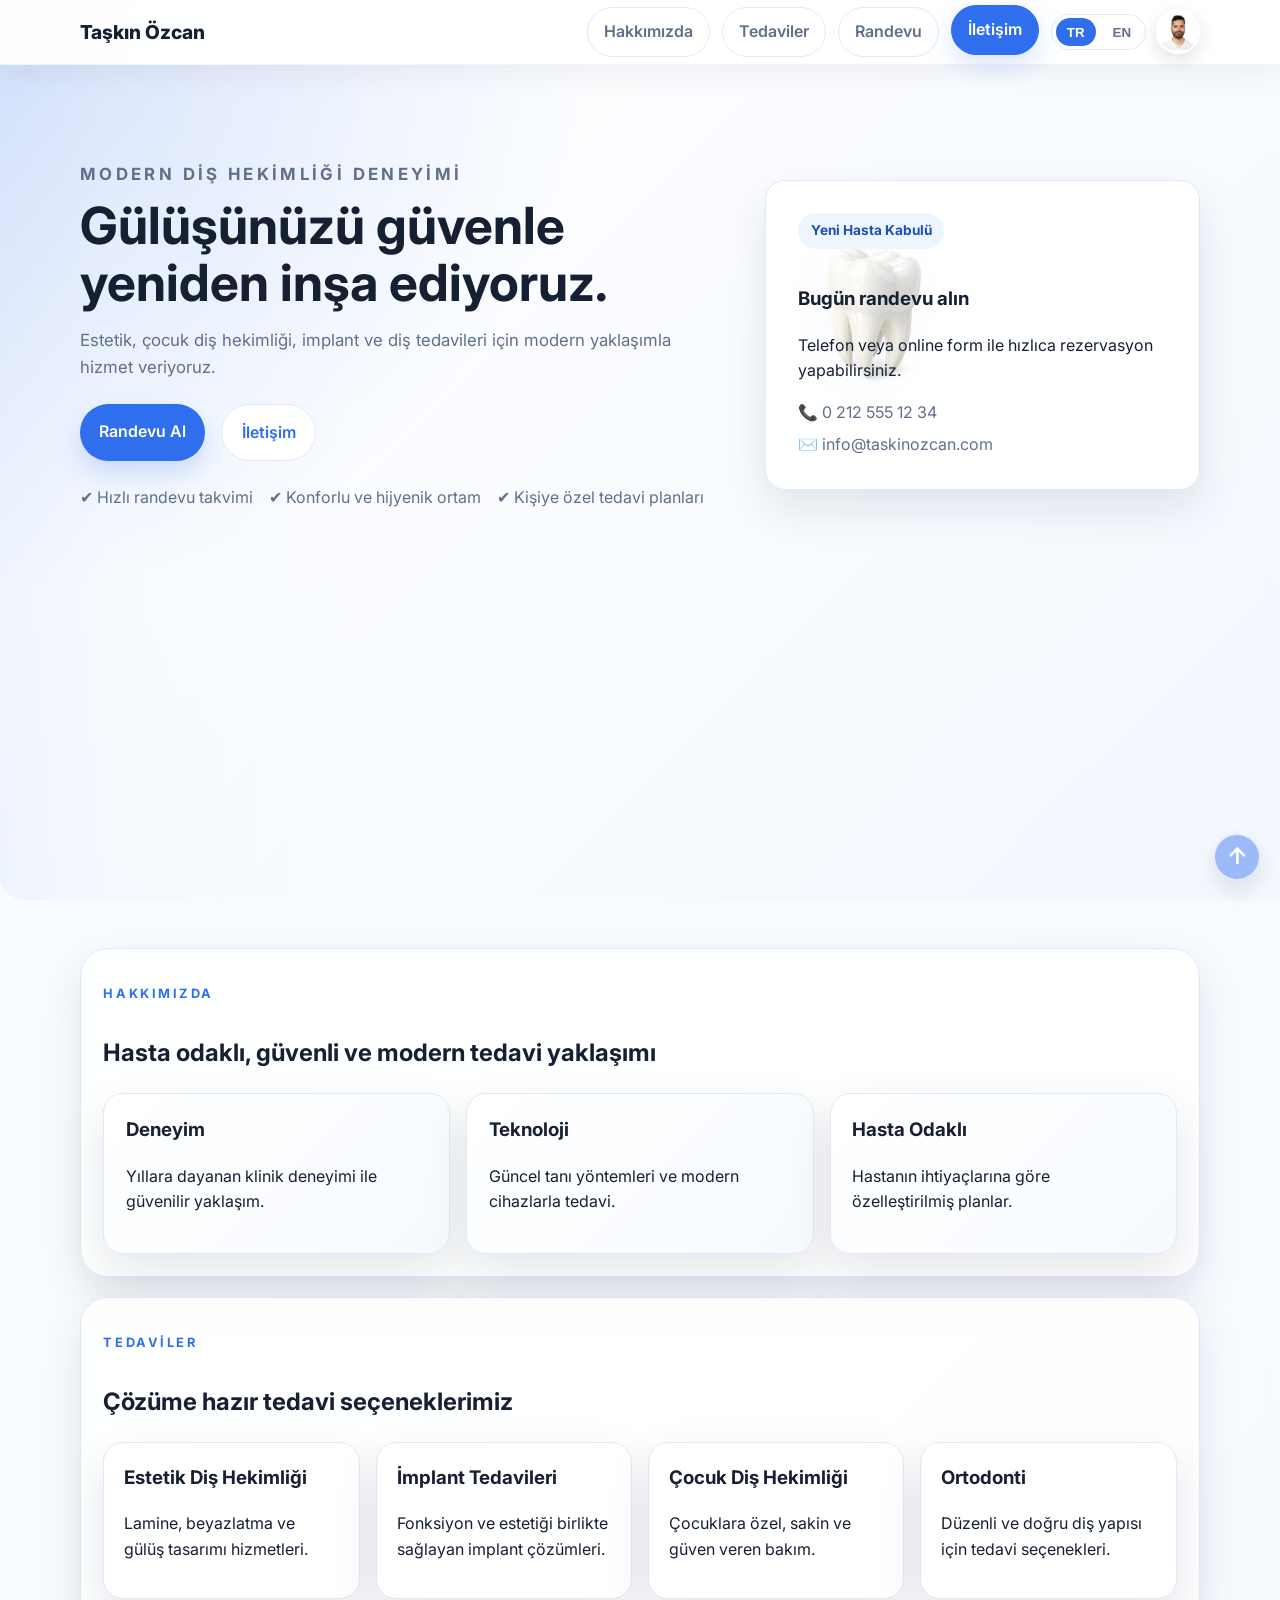
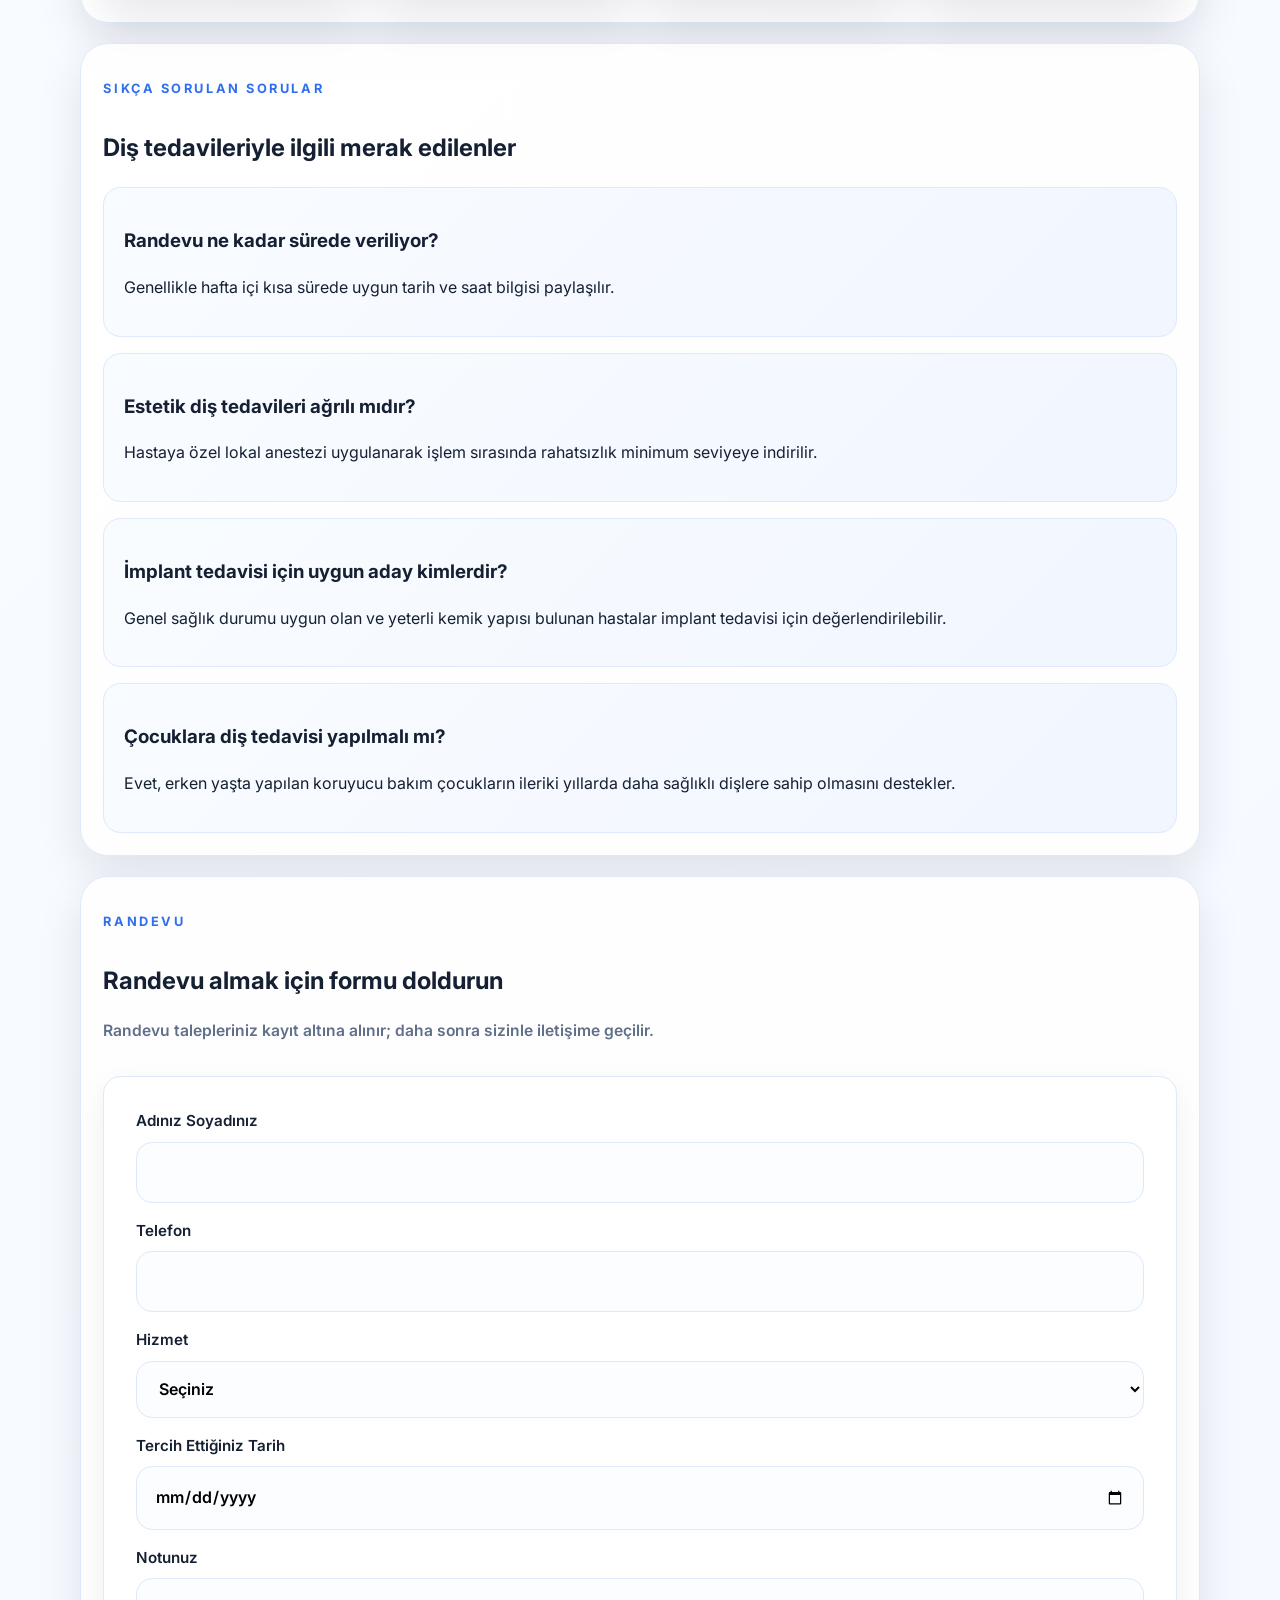
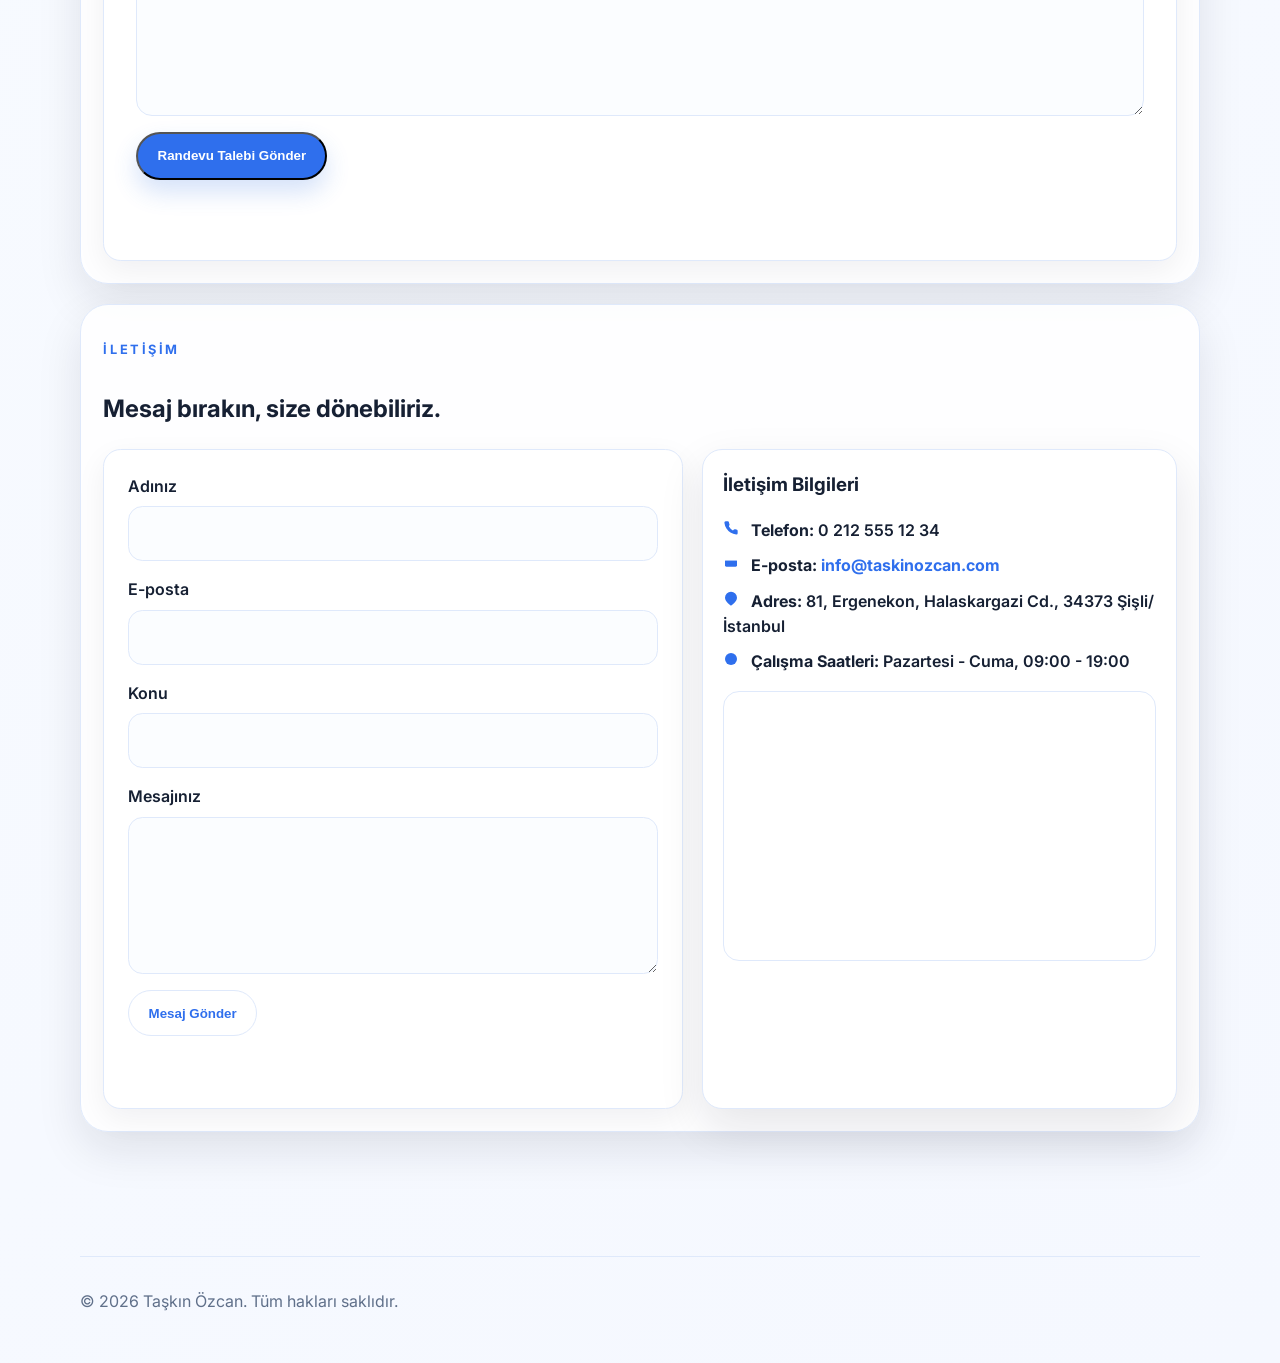
<file: index.html>
<!DOCTYPE html>
<html lang="tr">
  <head>
    <meta charset="UTF-8" />
    <meta name="viewport" content="width=device-width, initial-scale=1.0" />
    <meta
      name="description"
      content="Taşkın Özcan Diş Kliniği için modern ve kullanıcı dostu web sitesi."
    />
    <title>Taşkın Özcan | Diş Kliniği</title>
    <link rel="preconnect" href="https://fonts.googleapis.com" />
    <link rel="preconnect" href="https://fonts.gstatic.com" crossorigin />
    <link
      href="https://fonts.googleapis.com/css2?family=Inter:wght@400;500;600;700;800&display=swap"
      rel="stylesheet"
    />
    <link rel="stylesheet" href="styles.css" />
    <script src="script.js" defer></script>
  </head>
  <body>
    <header class="hero" id="top">
      <nav class="navbar">
        <div class="container nav-inner">
          <a href="#top" class="brand">Taşkın Özcan</a>
          <button class="menu-toggle" type="button" aria-expanded="false" aria-controls="primary-navigation" aria-label="Menüyü aç">
            <span></span><span></span><span></span>
          </button>
          <div class="nav-actions" id="primary-navigation">
            <div class="nav-links">
              <a href="#hakkimizda" class="nav-link">Hakkımızda</a>
              <a href="#hizmetler" class="nav-link">Tedaviler</a>
              <a href="#randevu" class="nav-link">Randevu</a>
              <a href="#iletisim" class="nav-link">İletişim</a>
            </div>
            <div class="nav-tools">
              <div class="lang-switcher" aria-label="Dil seçici">
                <button class="lang-btn active" type="button">TR</button>
                <button class="lang-btn" type="button">EN</button>
              </div>
              <div class="avatar-wrapper">
                <img src="assets/doctor.jpg" alt="Dr. Taşkın Özcan" class="avatar" />
              </div>
            </div>
          </div>
        </div>
      </nav>

      <section class="hero-content container">
        <div class="hero-copy">
          <p class="eyebrow">Modern Diş Hekimliği Deneyimi</p>
          <h1>Gülüşünüzü güvenle yeniden inşa ediyoruz.</h1>
          <p>
            Estetik, çocuk diş hekimliği, implant ve diş tedavileri için modern
            yaklaşımla hizmet veriyoruz.
          </p>
          <div class="hero-actions">
            <a href="#randevu" class="btn btn-primary">Randevu Al</a>
            <a href="#iletisim" class="btn btn-secondary">İletişim</a>
          </div>
          <ul class="hero-highlights">
            <li>✔ Hızlı randevu takvimi</li>
            <li>✔ Konforlu ve hijyenik ortam</li>
            <li>✔ Kişiye özel tedavi planları</li>
          </ul>
        </div>

        <div class="hero-card" aria-label="klinik bilgileri kartı">
          <div class="hero-card-content">
            <div class="card-badge">Yeni Hasta Kabulü</div>
            <h3>Bugün randevu alın</h3>
            <p>Telefon veya online form ile hızlıca rezervasyon yapabilirsiniz.</p>
            <div class="card-info">
              <span>📞 0 212 555 12 34</span>
              <span>✉️ info@taskinozcan.com</span>
            </div>
          </div>
          <!-- Tooth graphic positioned to the right of the card content -->
          <img class="hero-tooth" src="assets/tooth.png" alt="" aria-hidden="true" />
        </div>
      </section>
    </header>

    <main class="container page-section">
      <section class="content-panel" id="hakkimizda">
        <div class="panel-header">
          <p class="eyebrow">Hakkımızda</p>
          <h2>Hasta odaklı, güvenli ve modern tedavi yaklaşımı</h2>
        </div>
        <div class="page-grid">
          <article class="feature-card">
            <h3>Deneyim</h3>
            <p>Yıllara dayanan klinik deneyimi ile güvenilir yaklaşım.</p>
          </article>
          <article class="feature-card">
            <h3>Teknoloji</h3>
            <p>Güncel tanı yöntemleri ve modern cihazlarla tedavi.</p>
          </article>
          <article class="feature-card">
            <h3>Hasta Odaklı</h3>
            <p>Hastanın ihtiyaçlarına göre özelleştirilmiş planlar.</p>
          </article>
        </div>
      </section>

      <section class="content-panel" id="hizmetler">
        <div class="panel-header">
          <p class="eyebrow">Tedaviler</p>
          <h2>Çözüme hazır tedavi seçeneklerimiz</h2>
        </div>
        <div class="services-grid">
          <article class="service-card">
            <h3>Estetik Diş Hekimliği</h3>
            <p>Lamine, beyazlatma ve gülüş tasarımı hizmetleri.</p>
          </article>
          <article class="service-card">
            <h3>İmplant Tedavileri</h3>
            <p>Fonksiyon ve estetiği birlikte sağlayan implant çözümleri.</p>
          </article>
          <article class="service-card">
            <h3>Çocuk Diş Hekimliği</h3>
            <p>Çocuklara özel, sakin ve güven veren bakım.</p>
          </article>
          <article class="service-card">
            <h3>Ortodonti</h3>
            <p>Düzenli ve doğru diş yapısı için tedavi seçenekleri.</p>
          </article>
        </div>
      </section>

      <section class="content-panel" id="blog">
        <div class="panel-header">
          <p class="eyebrow">Sıkça Sorulan Sorular</p>
          <h2>Diş tedavileriyle ilgili merak edilenler</h2>
        </div>
        <div class="faq-list">
          <article class="faq-item">
            <h3>Randevu ne kadar sürede veriliyor?</h3>
            <p>Genellikle hafta içi kısa sürede uygun tarih ve saat bilgisi paylaşılır.</p>
          </article>
          <article class="faq-item">
            <h3>Estetik diş tedavileri ağrılı mıdır?</h3>
            <p>Hastaya özel lokal anestezi uygulanarak işlem sırasında rahatsızlık minimum seviyeye indirilir.</p>
          </article>
          <article class="faq-item">
            <h3>İmplant tedavisi için uygun aday kimlerdir?</h3>
            <p>Genel sağlık durumu uygun olan ve yeterli kemik yapısı bulunan hastalar implant tedavisi için değerlendirilebilir.</p>
          </article>
          <article class="faq-item">
            <h3>Çocuklara diş tedavisi yapılmalı mı?</h3>
            <p>Evet, erken yaşta yapılan koruyucu bakım çocukların ileriki yıllarda daha sağlıklı dişlere sahip olmasını destekler.</p>
          </article>
        </div>
      </section>

      <section class="content-panel" id="randevu">
        <div class="panel-header">
          <p class="eyebrow">Randevu</p>
          <h2>Randevu almak için formu doldurun</h2>
        </div>
        <div class="form-grid">
          <p class="form-note">Randevu talepleriniz kayıt altına alınır; daha sonra sizinle iletişime geçilir.</p>
          <form id="appointment-form" class="card-form">
            <label>
              Adınız Soyadınız
              <input type="text" name="name" required />
            </label>
            <label>
              Telefon
              <input type="tel" name="phone" required />
            </label>
            <label>
              Hizmet
              <select name="service" required>
                <option value="">Seçiniz</option>
                <option>Estetik Diş Hekimliği</option>
                <option>İmplant</option>
                <option>Çocuk Diş Hekimliği</option>
                <option>Ortodonti</option>
              </select>
            </label>
            <label>
              Tercih Ettiğiniz Tarih
              <input type="date" name="date" required />
            </label>
            <label>
              Notunuz
              <textarea name="note" rows="4"></textarea>
            </label>
            <button type="submit" class="btn btn-primary">Randevu Talebi Gönder</button>
            <p id="appointment-status" class="form-status" aria-live="polite"></p>
          </form>

          
        </div>
      </section>

      <section class="content-panel" id="iletisim">
        <div class="panel-header">
          <p class="eyebrow">İletişim</p>
          <h2>Mesaj bırakın, size dönebiliriz.</h2>
        </div>
        <div class="form-grid">
          <form id="contact-form" class="card-form">
            <label>
              Adınız
              <input type="text" name="name" required />
            </label>
            <label>
              E-posta
              <input type="email" name="email" required />
            </label>
            <label>
              Konu
              <input type="text" name="subject" required />
            </label>
            <label>
              Mesajınız
              <textarea name="message" rows="5" required></textarea>
            </label>
            <button type="submit" class="btn btn-secondary">Mesaj Gönder</button>
            <p id="contact-status" class="form-status" aria-live="polite"></p>
          </form>

          <div class="info-panel">
            <h3>İletişim Bilgileri</h3>
            <p>
              <span class="contact-icon phone" aria-hidden="true">
                <svg viewBox="0 0 24 24" fill="none" xmlns="http://www.w3.org/2000/svg"><path d="M22 16.92v3a2 2 0 0 1-2.18 2 19.86 19.86 0 0 1-8.63-3.07 19.5 19.5 0 0 1-6-6A19.86 19.86 0 0 1 2.08 4.18 2 2 0 0 1 4 2h3a2 2 0 0 1 2 1.72c.12.9.37 1.77.73 2.59a2 2 0 0 1-.45 2.11L8.91 9.91a16 16 0 0 0 6 6l1.49-1.49a2 2 0 0 1 2.11-.45c.82.36 1.69.61 2.59.73A2 2 0 0 1 22 16.92z" stroke="currentColor" stroke-width="1.5" stroke-linecap="round" stroke-linejoin="round"/></svg>
              </span>
              <strong>Telefon:</strong> 0 212 555 12 34
            </p>
            <p>
              <span class="contact-icon email" aria-hidden="true">
                <svg viewBox="0 0 24 24" fill="none" xmlns="http://www.w3.org/2000/svg"><path d="M3 8.5v7a2 2 0 0 0 2 2h14a2 2 0 0 0 2-2v-7" stroke="currentColor" stroke-width="1.5" stroke-linecap="round" stroke-linejoin="round"/><path d="M21 8.5l-9 6-9-6" stroke="currentColor" stroke-width="1.5" stroke-linecap="round" stroke-linejoin="round"/></svg>
              </span>
              <strong>E-posta:</strong>
              <a href="mailto:info@taskinozcan.com">info@taskinozcan.com</a>
            </p>
            <p>
              <span class="contact-icon address" aria-hidden="true">
                <svg viewBox="0 0 24 24" fill="none" xmlns="http://www.w3.org/2000/svg"><path d="M21 10c0 6-9 12-9 12S3 16 3 10a9 9 0 1 1 18 0z" stroke="currentColor" stroke-width="1.5" stroke-linecap="round" stroke-linejoin="round"/><circle cx="12" cy="10" r="2.5" fill="currentColor"/></svg>
              </span>
              <strong>Adres:</strong> 81, Ergenekon, Halaskargazi Cd., 34373 Şişli/İstanbul
            </p>
            <p>
              <span class="contact-icon clock" aria-hidden="true">
                <svg viewBox="0 0 24 24" fill="none" xmlns="http://www.w3.org/2000/svg"><circle cx="12" cy="12" r="9" stroke="currentColor" stroke-width="1.5"/><path d="M12 7v6l4 2" stroke="currentColor" stroke-width="1.5" stroke-linecap="round" stroke-linejoin="round"/></svg>
              </span>
              <strong>Çalışma Saatleri:</strong> Pazartesi - Cuma, 09:00 - 19:00
            </p>
            <div class="map-wrapper">
              <iframe
                src="https://www.google.com/maps?q=81%20Ergenekon%20Halaskargazi%20Cd.%2034373%20%C5%9Ei%C5%9Fli%20%C4%B0stanbul&z=14&output=embed"
                loading="lazy"
                referrerpolicy="no-referrer-when-downgrade"
                allowfullscreen
                title="Kliniğin konumu"
              ></iframe>
            </div>
          </div>
        </div>
      </section>
    </main>

    <footer class="footer">
      <div class="container footer-content">
        <p>© 2026 Taşkın Özcan. Tüm hakları saklıdır.</p>
        <a href="#top" class="back-to-top" aria-label="Sayfanın başına dön" title="Başa dön">↑</a>
      </div>
    </footer>
  </body>
</html>
</file>
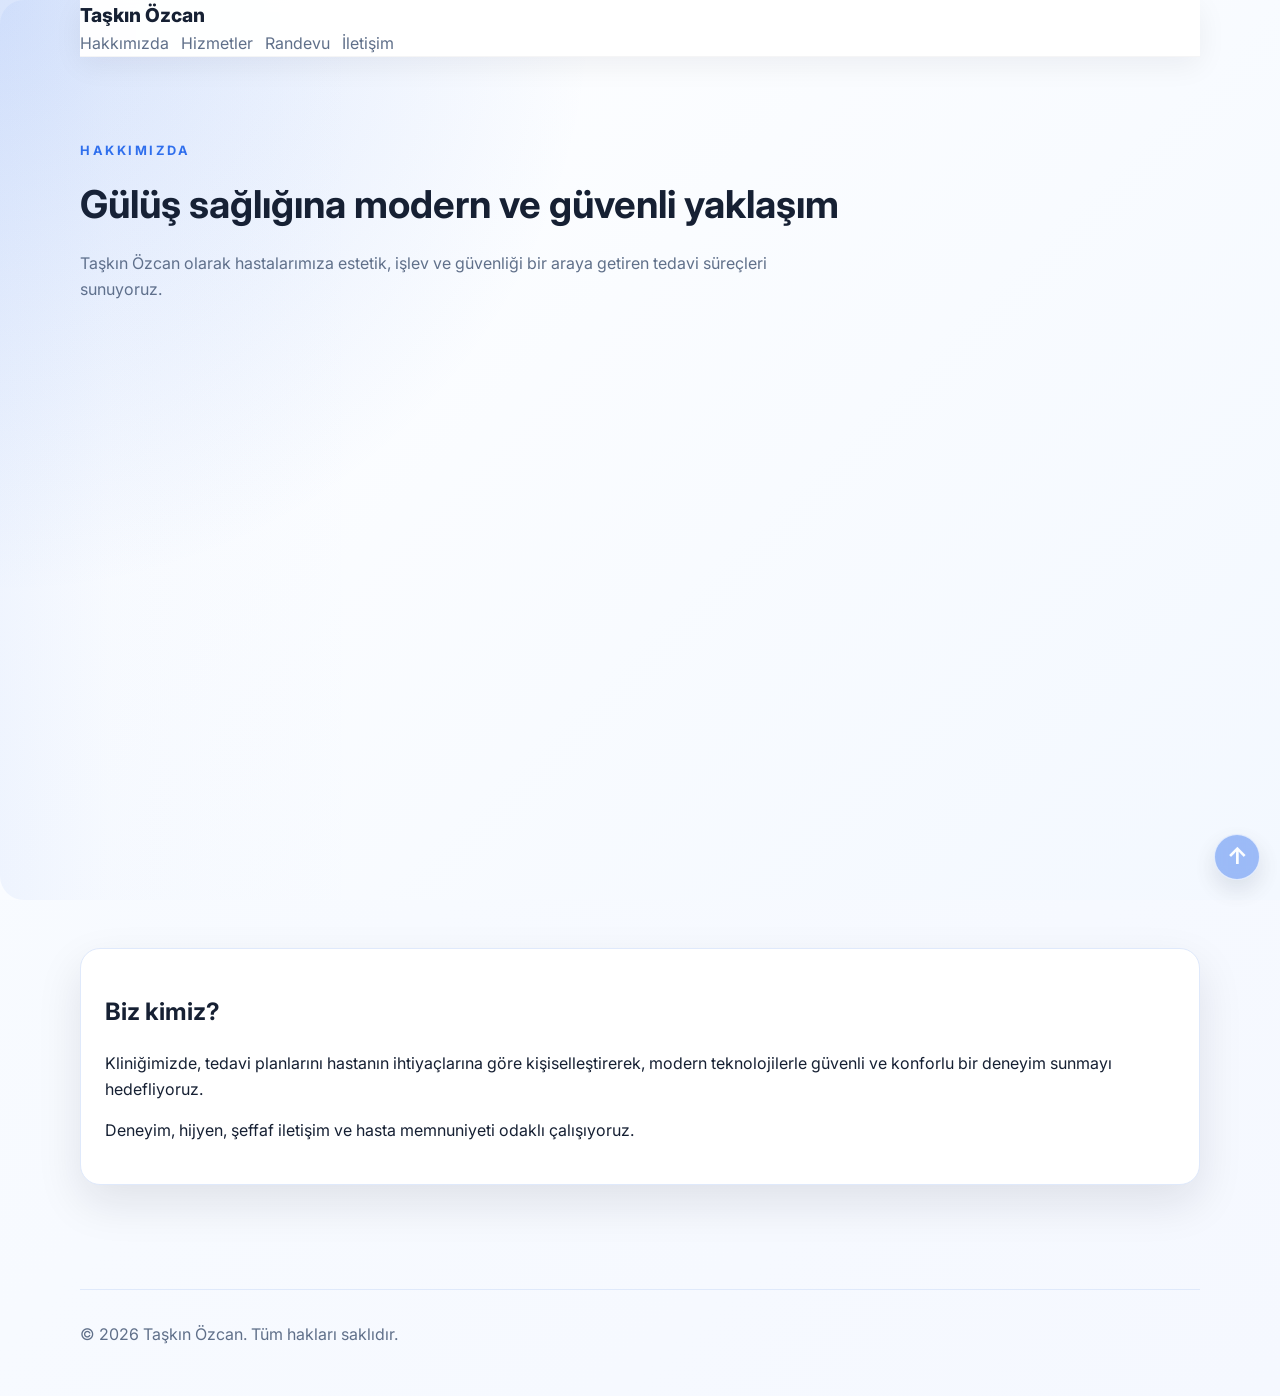
<file: hakkimizda.html>
<!DOCTYPE html>
<html lang="tr">
  <head>
    <meta charset="UTF-8" />
    <meta name="viewport" content="width=device-width, initial-scale=1.0" />
    <title>Hakkımızda | Taşkın Özcan</title>
    <link rel="preconnect" href="https://fonts.googleapis.com" />
    <link rel="preconnect" href="https://fonts.gstatic.com" crossorigin />
    <link href="https://fonts.googleapis.com/css2?family=Inter:wght@400;500;600;700;800&display=swap" rel="stylesheet" />
    <link rel="stylesheet" href="styles.css" />
  </head>
  <body id="top">
    <header class="hero">
      <nav class="navbar container">
        <a href="index.html" class="brand">Taşkın Özcan</a>
        <div class="nav-links">
          <a href="hakkimizda.html">Hakkımızda</a>
          <a href="hizmetler.html">Hizmetler</a>
          <a href="randevu.html">Randevu</a>
          <a href="iletisim.html">İletişim</a>
        </div>
      </nav>

      <section class="container page-hero">
        <p class="eyebrow">Hakkımızda</p>
        <h1 class="page-heading">Gülüş sağlığına modern ve güvenli yaklaşım</h1>
        <p class="page-intro">
          Taşkın Özcan olarak hastalarımıza estetik, işlev ve güvenliği bir araya getiren tedavi süreçleri sunuyoruz.
        </p>
      </section>
    </header>

    <main class="container page-section">
      <div class="page-card">
        <h2>Biz kimiz?</h2>
        <p>
          Kliniğimizde, tedavi planlarını hastanın ihtiyaçlarına göre kişiselleştirerek, modern teknolojilerle güvenli ve konforlu bir deneyim sunmayı hedefliyoruz.
        </p>
        <p>
          Deneyim, hijyen, şeffaf iletişim ve hasta memnuniyeti odaklı çalışıyoruz.
        </p>
      </div>
    </main>

    <footer class="footer">
      <div class="container footer-content">
        <p>© 2026 Taşkın Özcan. Tüm hakları saklıdır.</p>
        <a href="#top" class="back-to-top" aria-label="Sayfanın başına dön" title="Başa dön">↑</a>
      </div>
    </footer>
  </body>
</html>
</file>
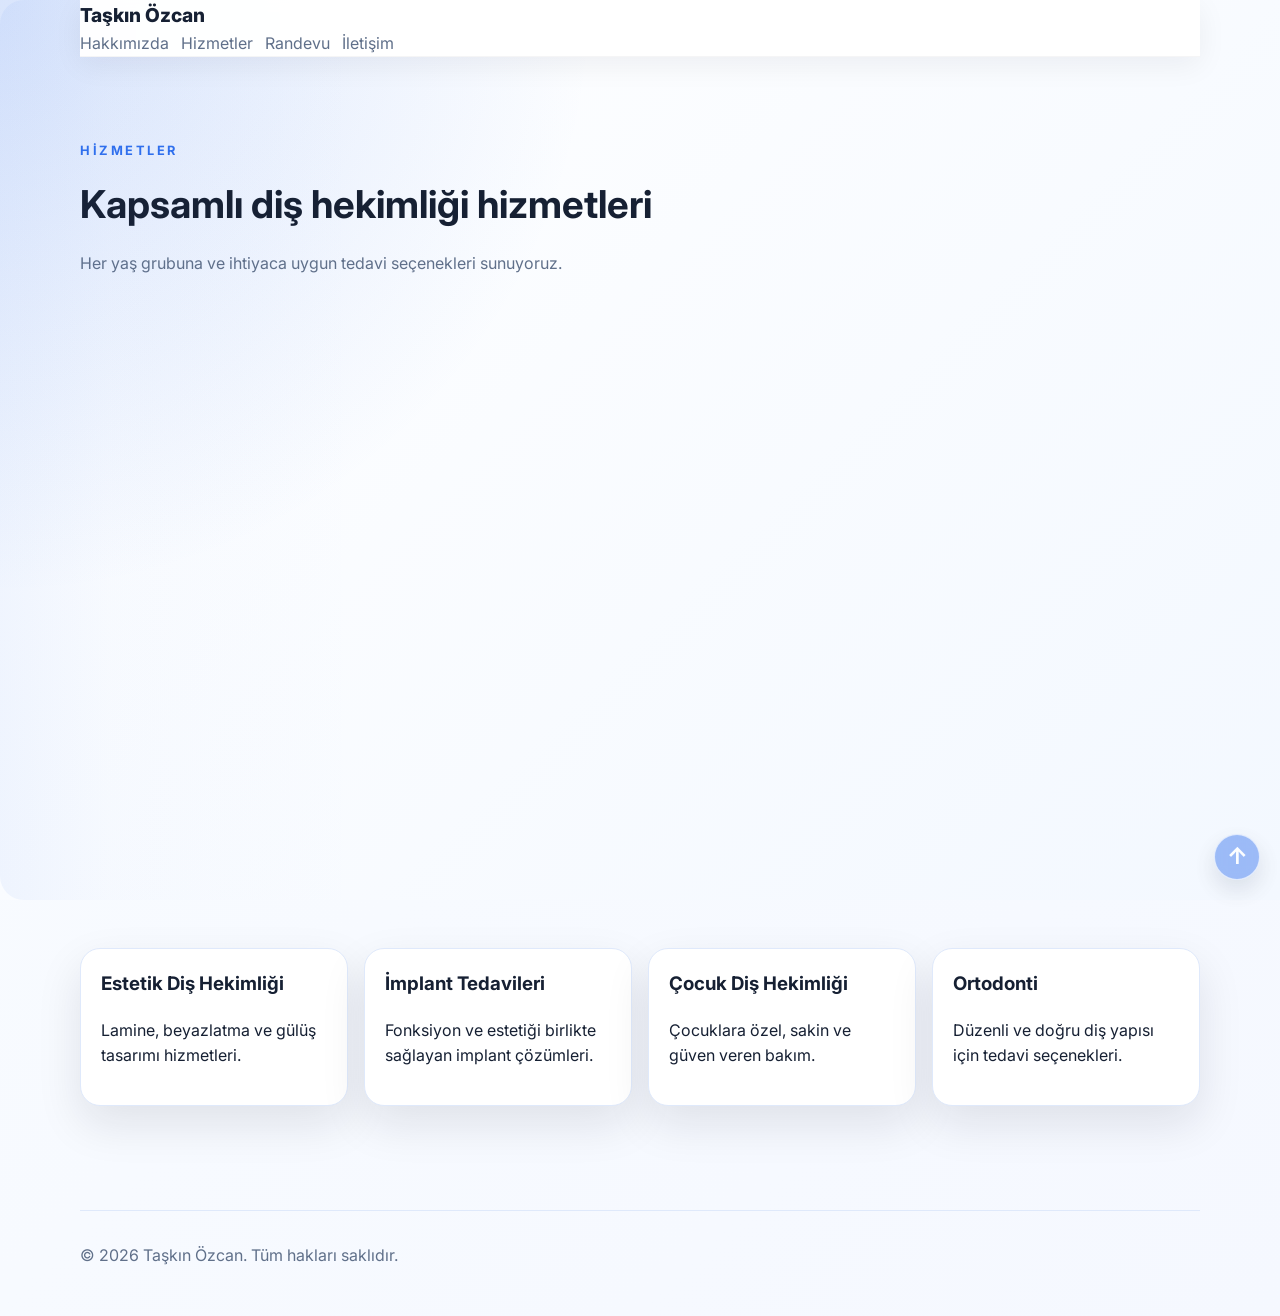
<file: hizmetler.html>
<!DOCTYPE html>
<html lang="tr">
  <head>
    <meta charset="UTF-8" />
    <meta name="viewport" content="width=device-width, initial-scale=1.0" />
    <title>Hizmetler | Taşkın Özcan</title>
    <link rel="preconnect" href="https://fonts.googleapis.com" />
    <link rel="preconnect" href="https://fonts.gstatic.com" crossorigin />
    <link href="https://fonts.googleapis.com/css2?family=Inter:wght@400;500;600;700;800&display=swap" rel="stylesheet" />
    <link rel="stylesheet" href="styles.css" />
  </head>
  <body id="top">
    <header class="hero">
      <nav class="navbar container">
        <a href="index.html" class="brand">Taşkın Özcan</a>
        <div class="nav-links">
          <a href="hakkimizda.html">Hakkımızda</a>
          <a href="hizmetler.html">Hizmetler</a>
          <a href="randevu.html">Randevu</a>
          <a href="iletisim.html">İletişim</a>
        </div>
      </nav>

      <section class="container page-hero">
        <p class="eyebrow">Hizmetler</p>
        <h1 class="page-heading">Kapsamlı diş hekimliği hizmetleri</h1>
        <p class="page-intro">
          Her yaş grubuna ve ihtiyaca uygun tedavi seçenekleri sunuyoruz.
        </p>
      </section>
    </header>

    <main class="container page-section">
      <div class="services-grid">
        <article class="service-card">
          <h3>Estetik Diş Hekimliği</h3>
          <p>Lamine, beyazlatma ve gülüş tasarımı hizmetleri.</p>
        </article>
        <article class="service-card">
          <h3>İmplant Tedavileri</h3>
          <p>Fonksiyon ve estetiği birlikte sağlayan implant çözümleri.</p>
        </article>
        <article class="service-card">
          <h3>Çocuk Diş Hekimliği</h3>
          <p>Çocuklara özel, sakin ve güven veren bakım.</p>
        </article>
        <article class="service-card">
          <h3>Ortodonti</h3>
          <p>Düzenli ve doğru diş yapısı için tedavi seçenekleri.</p>
        </article>
      </div>
    </main>

    <footer class="footer">
      <div class="container footer-content">
        <p>© 2026 Taşkın Özcan. Tüm hakları saklıdır.</p>
        <a href="#top" class="back-to-top" aria-label="Sayfanın başına dön" title="Başa dön">↑</a>
      </div>
    </footer>
  </body>
</html>
</file>
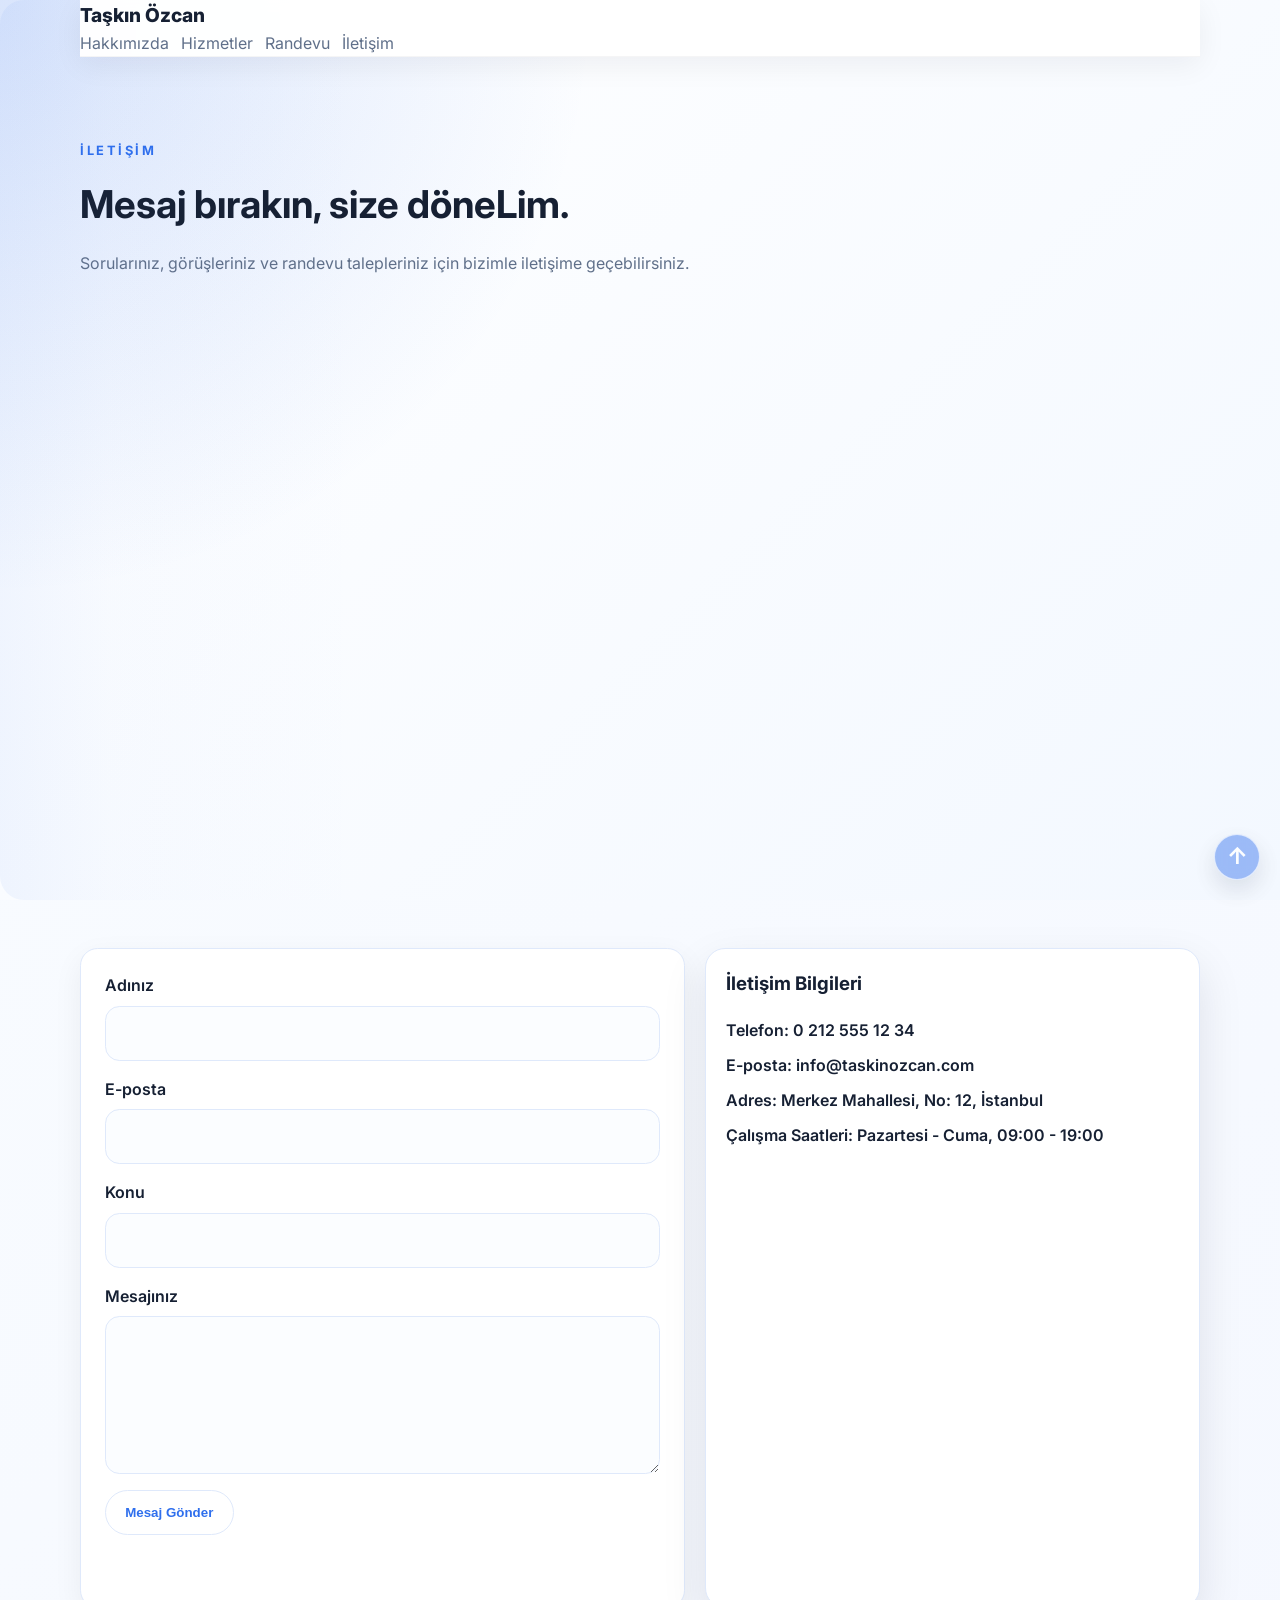
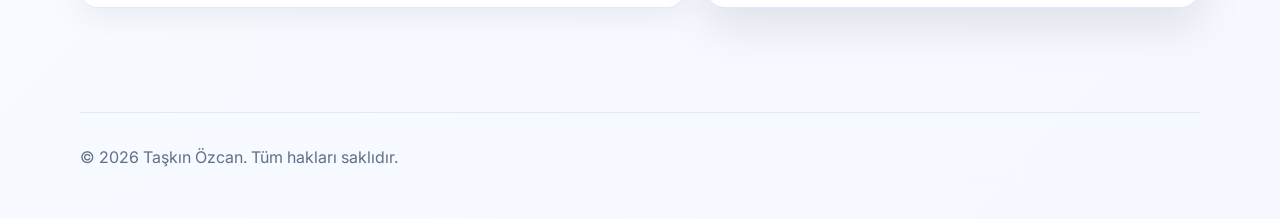
<file: iletisim.html>
<!DOCTYPE html>
<html lang="tr">
  <head>
    <meta charset="UTF-8" />
    <meta name="viewport" content="width=device-width, initial-scale=1.0" />
    <title>İletişim | Taşkın Özcan</title>
    <link rel="preconnect" href="https://fonts.googleapis.com" />
    <link rel="preconnect" href="https://fonts.gstatic.com" crossorigin />
    <link href="https://fonts.googleapis.com/css2?family=Inter:wght@400;500;600;700;800&display=swap" rel="stylesheet" />
    <link rel="stylesheet" href="styles.css" />
    <script src="script.js" defer></script>
  </head>
  <body id="top">
    <header class="hero">
      <nav class="navbar container">
        <a href="index.html" class="brand">Taşkın Özcan</a>
        <div class="nav-links">
          <a href="hakkimizda.html">Hakkımızda</a>
          <a href="hizmetler.html">Hizmetler</a>
          <a href="randevu.html">Randevu</a>
          <a href="iletisim.html">İletişim</a>
        </div>
      </nav>

      <section class="container page-hero">
        <p class="eyebrow">İletişim</p>
        <h1 class="page-heading">Mesaj bırakın, size döneLim.</h1>
        <p class="page-intro">
          Sorularınız, görüşleriniz ve randevu talepleriniz için bizimle iletişime geçebilirsiniz.
        </p>
      </section>
    </header>

    <main class="container page-section">
      <div class="form-grid">
        <form id="contact-form" class="card-form">
          <label>
            Adınız
            <input type="text" name="name" required />
          </label>
          <label>
            E-posta
            <input type="email" name="email" required />
          </label>
          <label>
            Konu
            <input type="text" name="subject" required />
          </label>
          <label>
            Mesajınız
            <textarea name="message" rows="5" required></textarea>
          </label>
          <button type="submit" class="btn btn-secondary">Mesaj Gönder</button>
          <p id="contact-status" class="form-status" aria-live="polite"></p>
        </form>

        <div class="info-panel">
          <h3>İletişim Bilgileri</h3>
          <p>Telefon: 0 212 555 12 34</p>
          <p>E-posta: info@taskinozcan.com</p>
          <p>Adres: Merkez Mahallesi, No: 12, İstanbul</p>
          <p>Çalışma Saatleri: Pazartesi - Cuma, 09:00 - 19:00</p>
        </div>
      </div>
    </main>

    <footer class="footer">
      <div class="container footer-content">
        <p>© 2026 Taşkın Özcan. Tüm hakları saklıdır.</p>
        <a href="#top" class="back-to-top" aria-label="Sayfanın başına dön" title="Başa dön">↑</a>
      </div>
    </footer>
  </body>
</html>
</file>
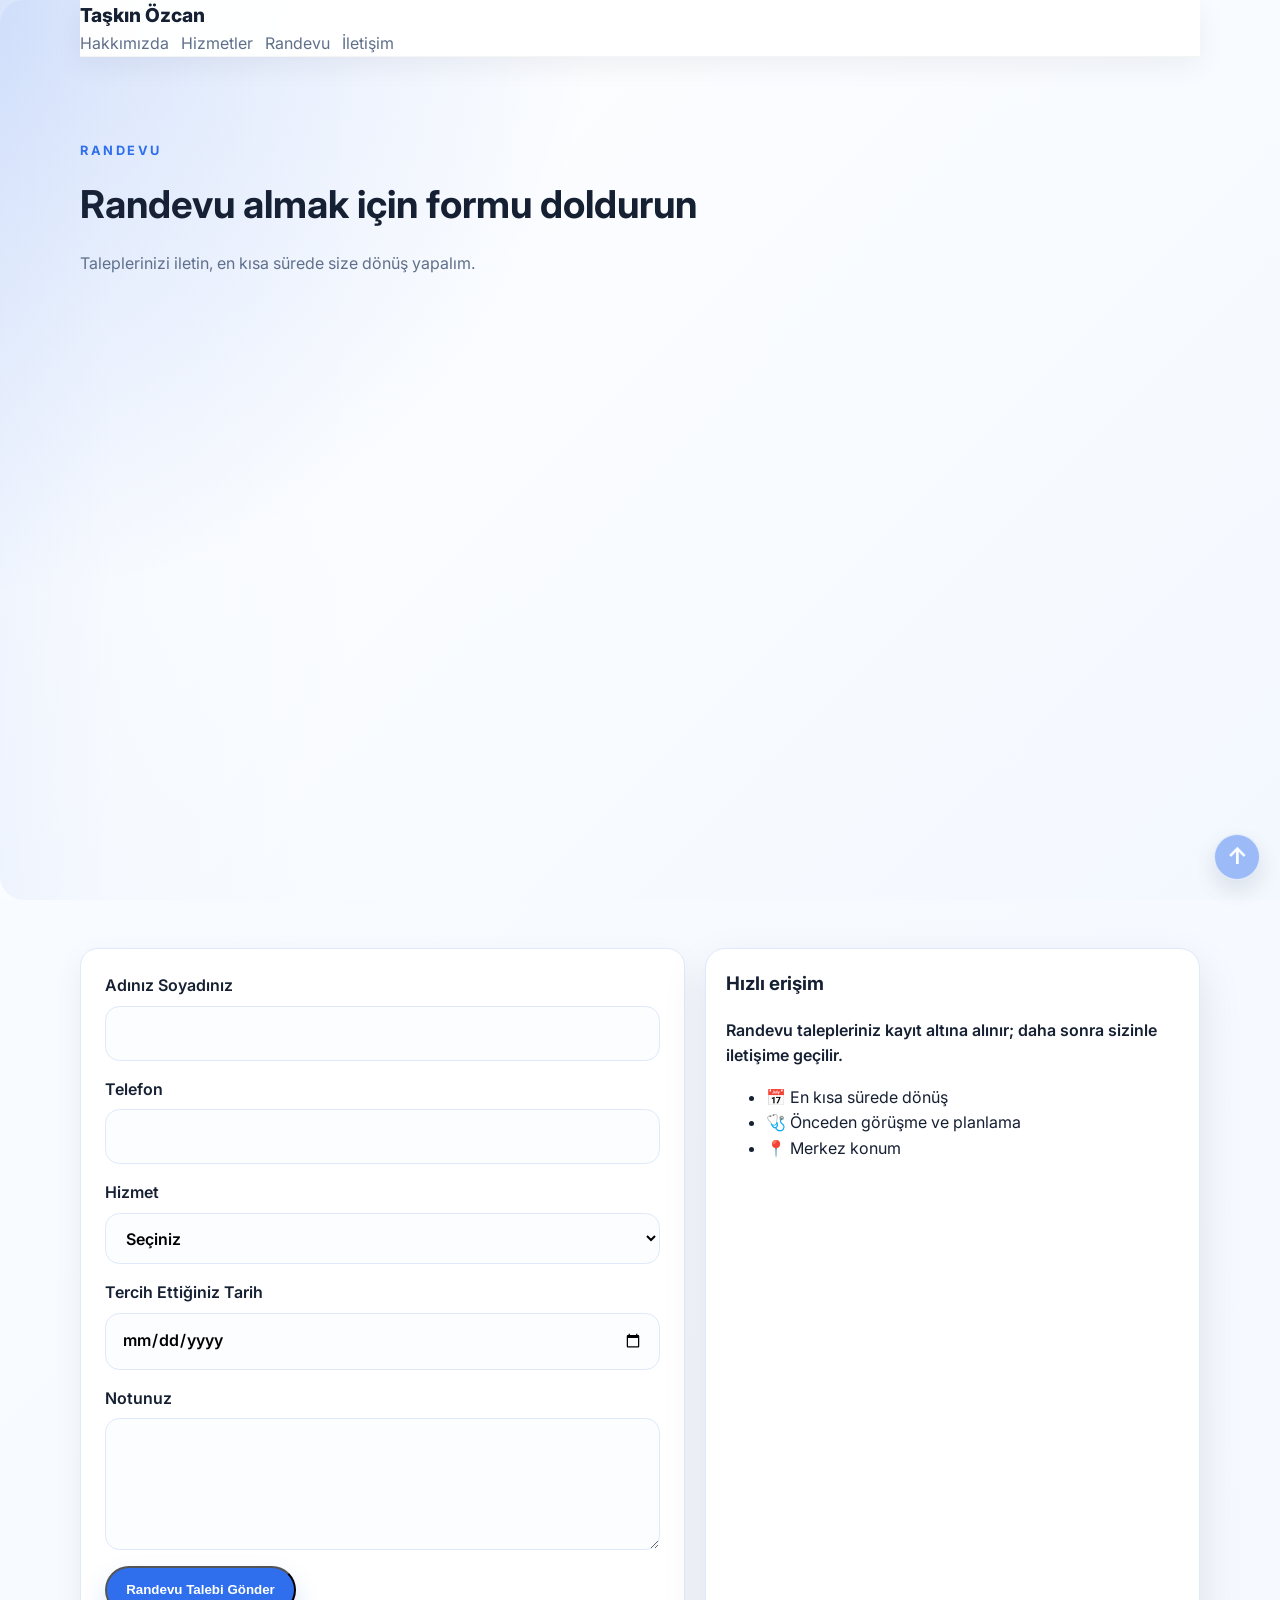
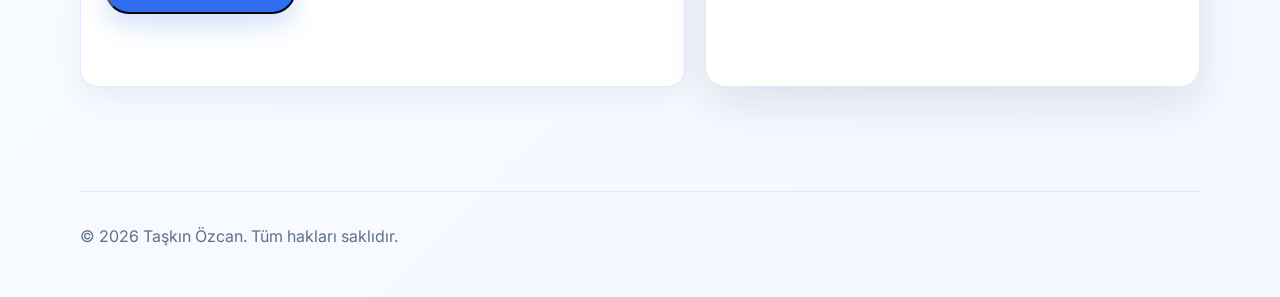
<file: randevu.html>
<!DOCTYPE html>
<html lang="tr">
  <head>
    <meta charset="UTF-8" />
    <meta name="viewport" content="width=device-width, initial-scale=1.0" />
    <title>Randevu | Taşkın Özcan</title>
    <link rel="preconnect" href="https://fonts.googleapis.com" />
    <link rel="preconnect" href="https://fonts.gstatic.com" crossorigin />
    <link href="https://fonts.googleapis.com/css2?family=Inter:wght@400;500;600;700;800&display=swap" rel="stylesheet" />
    <link rel="stylesheet" href="styles.css" />
    <script src="script.js" defer></script>
  </head>
  <body id="top">
    <header class="hero">
      <nav class="navbar container">
        <a href="index.html" class="brand">Taşkın Özcan</a>
        <div class="nav-links">
          <a href="hakkimizda.html">Hakkımızda</a>
          <a href="hizmetler.html">Hizmetler</a>
          <a href="randevu.html">Randevu</a>
          <a href="iletisim.html">İletişim</a>
        </div>
      </nav>

      <section class="container page-hero">
        <p class="eyebrow">Randevu</p>
        <h1 class="page-heading">Randevu almak için formu doldurun</h1>
        <p class="page-intro">
          Taleplerinizi iletin, en kısa sürede size dönüş yapalım.
        </p>
      </section>
    </header>

    <main class="container page-section">
      <div class="form-grid">
        <form id="appointment-form" class="card-form">
          <label>
            Adınız Soyadınız
            <input type="text" name="name" required />
          </label>
          <label>
            Telefon
            <input type="tel" name="phone" required />
          </label>
          <label>
            Hizmet
            <select name="service" required>
              <option value="">Seçiniz</option>
              <option>Estetik Diş Hekimliği</option>
              <option>İmplant</option>
              <option>Çocuk Diş Hekimliği</option>
              <option>Ortodonti</option>
            </select>
          </label>
          <label>
            Tercih Ettiğiniz Tarih
            <input type="date" name="date" required />
          </label>
          <label>
            Notunuz
            <textarea name="note" rows="4"></textarea>
          </label>
          <button type="submit" class="btn btn-primary">Randevu Talebi Gönder</button>
          <p id="appointment-status" class="form-status" aria-live="polite"></p>
        </form>

        <div class="info-panel">
          <h3>Hızlı erişim</h3>
          <p>Randevu talepleriniz kayıt altına alınır; daha sonra sizinle iletişime geçilir.</p>
          <ul>
            <li>📅 En kısa sürede dönüş</li>
            <li>🩺 Önceden görüşme ve planlama</li>
            <li>📍 Merkez konum</li>
          </ul>
        </div>
      </div>
    </main>

    <footer class="footer">
      <div class="container footer-content">
        <p>© 2026 Taşkın Özcan. Tüm hakları saklıdır.</p>
        <a href="#top" class="back-to-top" aria-label="Sayfanın başına dön" title="Başa dön">↑</a>
      </div>
    </footer>
  </body>
</html>
</file>
<file: styles.css>
:root {
  --bg: #f5f8ff;
  --surface: #ffffff;
  --surface-2: #eef5ff;
  --primary: #2f6fed;
  --primary-dark: #1a4fb8;
  --accent: #13b3a3;
  --text: #162033;
  --muted: #60708a;
  --border: #dfe9fb;
  --shadow: 0 18px 45px rgba(15, 23, 42, 0.10);
}

* {
  box-sizing: border-box;
}

html {
  scroll-behavior: smooth;
  overflow-x: hidden;
}

body {
  margin: 0;
  font-family: 'Inter', sans-serif;
  color: var(--text);
  background: linear-gradient(135deg, #f9fcff 0%, var(--bg) 100%);
  line-height: 1.6;
}

img {
  max-width: 100%;
  height: auto;
}

a {
  color: inherit;
  text-decoration: none;
}

.container {
  width: min(1120px, calc(100% - 2rem));
  margin: 0 auto;
}

.hero {
  min-height: 100vh;
  background:
    radial-gradient(circle at top left, rgba(47, 111, 237, 0.18), transparent 38%),
    linear-gradient(135deg, #ffffff 0%, #f3f8ff 100%);
}

.navbar {
  position: fixed;
  top: 0;
  left: 0;
  right: 0;
  display: block;
  background: rgba(255, 255, 255, 0.96);
  backdrop-filter: blur(6px);
  border-bottom: 1px solid rgba(15, 23, 42, 0.04);
  box-shadow: 0 8px 30px rgba(15,23,42,0.06);
  transition: background 180ms ease, box-shadow 180ms ease;
  z-index: 1000;
}

.nav-inner {
  display: flex;
  align-items: center;
  justify-content: space-between;
  width: min(1120px, calc(100% - 2rem));
  margin: 0 auto;
  height: 64px;
  flex-wrap: wrap;
  gap: 0.85rem;
}

.brand {
  font-weight: 800;
  font-size: 1.2rem;
}

.nav-links {
  flex: 1 1 auto;
  justify-content: flex-start;
}

.nav-actions {
  display: flex;
  align-items: center;
  gap: 0.8rem;
}

.nav-tools {
  display: flex;
  align-items: center;
  gap: 0.6rem;
}

.menu-toggle {
  display: none;
  width: 44px;
  height: 44px;
  padding: 10px;
  border: 1px solid var(--border);
  border-radius: 12px;
  background: white;
  cursor: pointer;
}

.menu-toggle span {
  display: block;
  height: 2px;
  margin: 5px 0;
  border-radius: 2px;
  background: var(--text);
}

.nav-links {
  display: flex;
  align-items: center;
  gap: 0.75rem;
  color: var(--muted);
  flex-wrap: wrap;
}

.lang-switcher {
  display: flex;
  gap: 0.35rem;
  padding: 0.2rem;
  background: rgba(255, 255, 255, 0.75);
  border: 1px solid var(--border);
  border-radius: 999px;
}

.lang-btn {
  border: 0;
  background: transparent;
  color: var(--muted);
  padding: 0.4rem 0.7rem;
  border-radius: 999px;
  cursor: pointer;
  font-weight: 700;
}

.lang-btn.active {
  background: var(--primary);
  color: white;
}

.nav-btn {
  background: var(--primary);
  color: white;
  padding: 0.7rem 1rem;
  border-radius: 999px;
}

.hero-content {
  display: grid;
  grid-template-columns: 1.2fr 0.8fr;
  gap: 2rem;
  align-items: center;
  padding: 4rem 0 6rem;
}

/* Reserve space inside the hero so fixed navbar doesn't overlap content */
.hero {
  padding-top: 80px;
}

/* ensure hero is a positioning context so the decorative tooth can be placed relative to it */
.hero {
  position: relative;
}

/* subtle left gradient to visually tie the decorative tooth into the hero */
.hero::before {
  content: '';
  position: absolute;
  left: 0;
  top: 0;
  width: 48%;
  height: 100%;
  background: linear-gradient(90deg, rgba(47,111,237,0.06) 0%, rgba(47,111,237,0.02) 18%, transparent 60%);
  pointer-events: none;
  z-index: 0;
  border-top-left-radius: 1.5rem;
  border-bottom-left-radius: 1.5rem;
}

.hero-tooth {
  position: absolute;
  left: 2%;
  top: 14%;
  width: 320px;
  height: auto;
  opacity: 0.42;
  transform: rotate(6deg) scale(0.9);
  pointer-events: none;
  transition: transform 600ms ease, opacity 500ms ease;
  filter: drop-shadow(-12px 14px 30px rgba(47,111,237,0.05));
  z-index: 1;
  mix-blend-mode: normal;
}

/* hide or reduce on smaller screens */
@media (max-width: 900px) {
  .hero-tooth { display: none; }
}

/* when scrolled past hero, fade out and move slightly up */
.hero-tooth.faded {
  opacity: 0;
  transform: translateY(-20px) scale(0.95) rotate(-6deg);
}

/* make sure content sits above the decorative tooth */
.hero-content {
  position: relative;
  z-index: 3;
}

.eyebrow {
  display: inline-block;
  letter-spacing: 0.2em;
  text-transform: uppercase;
  font-size: 0.8rem;
  font-weight: 700;
  color: var(--primary);
  margin-bottom: 0.6rem;
}

.hero-copy h1 {
  font-size: clamp(2rem, 4vw, 3.4rem);
  line-height: 1.1;
  margin: 0 0 1rem;
}

.hero-copy p {
  font-size: 1.05rem;
  color: var(--muted);
  max-width: 620px;
}

.hero-actions {
  display: flex;
  gap: 1rem;
  margin: 1.5rem 0;
  flex-wrap: wrap;
}

.btn {
  display: inline-block;
  padding: 0.9rem 1.2rem;
  border-radius: 999px;
  font-weight: 600;
  transition: transform 180ms ease, box-shadow 180ms ease;
}

.btn:hover {
  transform: translateY(-2px);
  box-shadow: 0 14px 30px rgba(47, 111, 237, 0.18);
}

.btn-primary {
  background: var(--primary);
  color: white;
  box-shadow: 0 12px 25px rgba(45, 108, 223, 0.2);
}

.btn-secondary {
  background: white;
  color: var(--primary);
  border: 1px solid var(--border);
}

.hero-highlights {
  list-style: none;
  padding: 0;
  display: flex;
  flex-wrap: wrap;
  gap: 1rem;
  color: var(--muted);
}

.hero-card,
.card-form,
.info-panel,
.service-card,
.about-grid article,
.feature-card {
  background: var(--surface);
  border: 1px solid var(--border);
  border-radius: 1.25rem;
  box-shadow: var(--shadow);
}

.hero-card {
  display: flex;
  align-items: center;
  gap: 1rem;
  padding: 2rem;
  position: relative;
  overflow: visible;
}

.hero-card-content {
  flex: 1 1 auto;
  position: relative;
  z-index: 2;
}

.hero-card .hero-tooth {
  width: 180px;
  height: auto;
  opacity: 0.6;
  transform: rotate(4deg) scale(0.98);
  pointer-events: none;
  filter: drop-shadow(-8px 10px 22px rgba(47,111,237,0.06));
  z-index: 1;
  margin-left: 0.5rem;
}

@media (max-width: 900px) {
  .hero-card { flex-direction: column; align-items: flex-start; }
  .hero-card .hero-tooth { display: none; }
}

.card-badge {
  display: inline-block;
  padding: 0.45rem 0.8rem;
  border-radius: 999px;
  background: var(--surface-2);
  color: var(--primary-dark);
  font-size: 0.85rem;
  font-weight: 700;
  margin-bottom: 1rem;
}

.card-info {
  display: flex;
  flex-direction: column;
  gap: 0.4rem;
  margin-top: 1rem;
  color: var(--muted);
}

.section {
  padding: 5rem 0;
}

.section-alt {
  background: rgba(255, 255, 255, 0.7);
}

.about {
  display: grid;
  grid-template-columns: 1fr 1fr;
  gap: 2rem;
  align-items: start;
}

.about-grid {
  display: grid;
  gap: 1rem;
}

.about-grid article,
.service-card,
.info-panel {
  padding: 1.25rem;
}

.map-wrapper {
  margin-top: 1rem;
  border-radius: 1rem;
  overflow: hidden;
  border: 1px solid var(--border);
}

.map-wrapper iframe {
  width: 100%;
  min-height: 260px;
  border: 0;
}

.services-grid {
  display: grid;
  grid-template-columns: repeat(4, 1fr);
  gap: 1rem;
}

.faq-list {
  display: grid;
  gap: 1rem;
}

.faq-item {
  background: linear-gradient(135deg, #f9fcff 0%, #f1f6ff 100%);
  border: 1px solid var(--border);
  border-radius: 1.1rem;
  padding: 1.2rem;
}

.page-card {
  background: var(--surface);
  border: 1px solid var(--border);
  border-radius: 1.25rem;
  box-shadow: var(--shadow);
  padding: 1.5rem;
}

.nav-link {
  display: inline-flex;
  align-items: center;
  justify-content: center;
  padding: 0.7rem 1rem;
  border-radius: 999px;
  border: 1px solid var(--border);
  background: white;
  color: var(--muted);
  font-weight: 600;
  cursor: pointer;
  transition: all 180ms ease;
}

.nav-link.active {
  background: var(--primary);
  color: white;
  border-color: var(--primary);
  box-shadow: 0 10px 28px rgba(47,111,237,0.18);
  transform: translateY(-2px);
  animation: navPulse 900ms ease;
}

@keyframes navPulse {
  0% { box-shadow: 0 6px 20px rgba(47,111,237,0.12); transform: translateY(0) scale(1); }
  50% { box-shadow: 0 14px 36px rgba(47,111,237,0.18); transform: translateY(-2px) scale(1.02); }
  100% { box-shadow: 0 10px 28px rgba(47,111,237,0.16); transform: translateY(-1px) scale(1.01); }
}

.avatar-wrapper {
  width: 44px;
  height: 44px;
  border-radius: 999px;
  overflow: hidden;
  display: inline-flex;
  align-items: center;
  justify-content: center;
  border: 2px solid rgba(255,255,255,0.9);
  box-shadow: 0 6px 18px rgba(15,23,42,0.12);
}

.avatar {
  width: 36px;
  height: 36px;
  object-fit: cover;
  display: block;
}

.contact-icon {
  display: inline-flex;
  width: 16px;
  height: 16px;
  margin-right: 0.5rem;
  align-items: center;
  justify-content: center;
  color: var(--primary) !important;
}

.info-panel p {
  margin: 0.6rem 0;
  color: var(--text);
  font-weight: 600;
}

.info-panel p a {
  color: var(--primary);
  font-weight: 700;
}

.contact-icon svg {
  width: 100%;
  height: 100%;
  display: block;
  fill: currentColor !important;
  stroke: none !important;
}

.contact-icon svg *,
.contact-icon svg path,
.contact-icon svg circle,
.contact-icon svg rect {
  fill: currentColor !important;
  stroke: none !important;
}

/* Plain text block used in the appointment section (no card/box) */
.plain-text {
  padding: 0;
  margin: 0.2rem 0 0 0;
  background: transparent;
  box-shadow: none;
  border: none;
  color: var(--text);
  font-weight: 600;
}

/* Note displayed inside the appointment form */
.form-note {
  margin: 0 0 1rem 0;
  color: var(--muted);
  font-weight: 600;
  background: transparent;
  font-size: 0.98rem;
  line-height: 1.3;
}

.content-panel {
  background: rgba(255, 255, 255, 0.9);
  border: 1px solid var(--border);
  border-radius: 1.75rem;
  padding: 1.4rem;
  box-shadow: var(--shadow);
  margin-bottom: 1.25rem;
  scroll-margin-top: 100px;
}

.panel-header {
  margin-bottom: 1.25rem;
}

.service-card h3,
.info-panel h3,
.about-grid h3,
.feature-card h3 {
  margin-top: 0;
}

.form-grid {
  display: grid;
  grid-template-columns: 1.1fr 0.9fr;
  gap: 1.2rem;
}

/* When the right column is empty (as in Randevu), make the grid single-column so the form fills the space */
#randevu .form-grid {
  grid-template-columns: 1fr;
}

#randevu .card-form {
  width: 100%;
}

.card-form {
  padding: 1.5rem;
  border-radius: 1.1rem;
  box-shadow: 0 10px 30px rgba(15,23,42,0.06);
}

label {
  display: flex;
  flex-direction: column;
  gap: 0.45rem;
  margin-bottom: 1rem;
  font-weight: 600;
  color: var(--text);
}

input,
select,
textarea {
  display: block;
  width: 100%;
  min-width: 0;
  border: 1px solid var(--border);
  border-radius: 0.9rem;
  padding: 0.85rem 1rem;
  font: inherit;
  background: #fbfdff;
}

/* Larger, clearer form fields inside the Randevu section */
#randevu .card-form {
  padding: 2rem;
}

#randevu .card-form label {
  font-size: 0.95rem;
  gap: 0.5rem;
}

#randevu .card-form input,
#randevu .card-form select,
#randevu .card-form textarea {
  padding: 1.05rem 1.1rem;
  font-size: 1rem;
  border-radius: 1rem;
  min-height: 52px;
}

#randevu .card-form textarea {
  min-height: 120px;
}

textarea {
  resize: vertical;
}

.form-status {
  min-height: 1.2rem;
  margin-top: 0.8rem;
  color: var(--primary-dark);
  font-weight: 600;
}

.footer {
  padding: 1.5rem 0 2rem;
  color: var(--muted);
}

.footer-content {
  display: flex;
  justify-content: space-between;
  align-items: center;
  border-top: 1px solid var(--border);
  padding-top: 1rem;
}

.back-to-top {
  position: fixed;
  right: 1.25rem;
  bottom: 1.25rem;
  z-index: 900;
  display: inline-flex;
  align-items: center;
  justify-content: center;
  width: 46px;
  height: 46px;
  border: 1px solid rgba(255, 255, 255, 0.7);
  border-radius: 50%;
  background: rgba(47, 111, 237, 0.62);
  color: white;
  box-shadow: 0 10px 24px rgba(15, 23, 42, 0.16);
  font-size: 1.45rem;
  font-weight: 700;
  line-height: 1;
  opacity: 0.72;
  backdrop-filter: blur(6px);
  transition: opacity 180ms ease, transform 180ms ease, background 180ms ease;
}

.back-to-top:hover,
.back-to-top:focus-visible {
  background: var(--primary);
  opacity: 1;
  transform: translateY(-3px);
}

.page-section {
  padding: 3rem 0 5rem;
}

.page-grid {
  display: grid;
  grid-template-columns: repeat(3, 1fr);
  gap: 1rem;
}

.feature-card {
  background: linear-gradient(135deg, #ffffff 0%, #f6faff 100%);
  border: 1px solid var(--border);
  border-radius: 1.25rem;
  box-shadow: var(--shadow);
  padding: 1.35rem;
}

.link-btn {
  display: inline-block;
  margin-top: 0.75rem;
  color: var(--primary);
  font-weight: 700;
}

.page-hero {
  padding: 3rem 0 1rem;
}

.page-heading {
  font-size: clamp(1.8rem, 3vw, 2.4rem);
  margin: 0.2rem 0 0.7rem;
}

.page-intro {
  color: var(--muted);
  max-width: 700px;
}

@media (max-width: 900px) {
  .hero-content,
  .about,
  .form-grid,
  .services-grid {
    grid-template-columns: 1fr;
  }

  .services-grid {
    grid-template-columns: repeat(2, 1fr);
  }
}

/* Only collapse the navigation when it can no longer fit comfortably. */
@media (max-width: 720px) {
  .nav-inner {
    height: 64px;
    flex-wrap: nowrap;
  }

  .menu-toggle {
    display: block;
    margin-left: auto;
  }

  .nav-actions {
    display: none;
    position: absolute;
    top: 64px;
    left: 0;
    right: 0;
    width: 100%;
    padding: 0.85rem 1rem 1rem;
    background: rgba(255, 255, 255, 0.98);
    border-bottom: 1px solid var(--border);
    box-shadow: 0 14px 24px rgba(15, 23, 42, 0.08);
  }

  .nav-actions.is-open {
    display: block;
  }

  .nav-actions .nav-links {
    display: grid;
    grid-template-columns: repeat(2, minmax(0, 1fr));
    gap: 0.55rem;
  }

  .nav-link {
    min-width: 0;
    padding: 0.65rem 0.5rem;
  }

  .nav-tools {
    justify-content: space-between;
    margin-top: 0.75rem;
  }

  /* Keep the navigation on the standalone pages on one clean row. */
  nav.navbar.container {
    display: flex;
    align-items: center;
    gap: 0.75rem;
    height: 64px;
    overflow: hidden;
  }

  nav.navbar.container > .brand {
    flex: 0 0 auto;
  }

  nav.navbar.container > .nav-links {
    flex-wrap: nowrap;
    justify-content: flex-start;
    min-width: 0;
    margin-left: auto;
    overflow-x: auto;
    scrollbar-width: none;
  }

  nav.navbar.container > .nav-links::-webkit-scrollbar {
    display: none;
  }

  nav.navbar.container > .nav-links a {
    flex: 0 0 auto;
    white-space: nowrap;
  }
}

@media (max-width: 640px) {
  .footer-content {
    flex-direction: column;
    align-items: stretch;
  }

  .container {
    width: min(100% - 1.25rem, 1120px);
  }

  .hero {
    padding-top: 64px;
  }

  .hero-content {
    padding: 2rem 0 3.5rem;
  }

  .services-grid {
    grid-template-columns: 1fr;
  }

  .page-grid {
    grid-template-columns: 1fr;
  }

  .content-panel,
  .hero-card,
  .card-form,
  #randevu .card-form {
    padding: 1rem;
  }

  .hero-copy h1 {
    overflow-wrap: anywhere;
  }

  .back-to-top {
    right: 0.8rem;
    bottom: 0.8rem;
    width: 42px;
    height: 42px;
  }
}

@media (prefers-reduced-motion: reduce) {
  .back-to-top {
    transition: none;
  }
}
</file>
